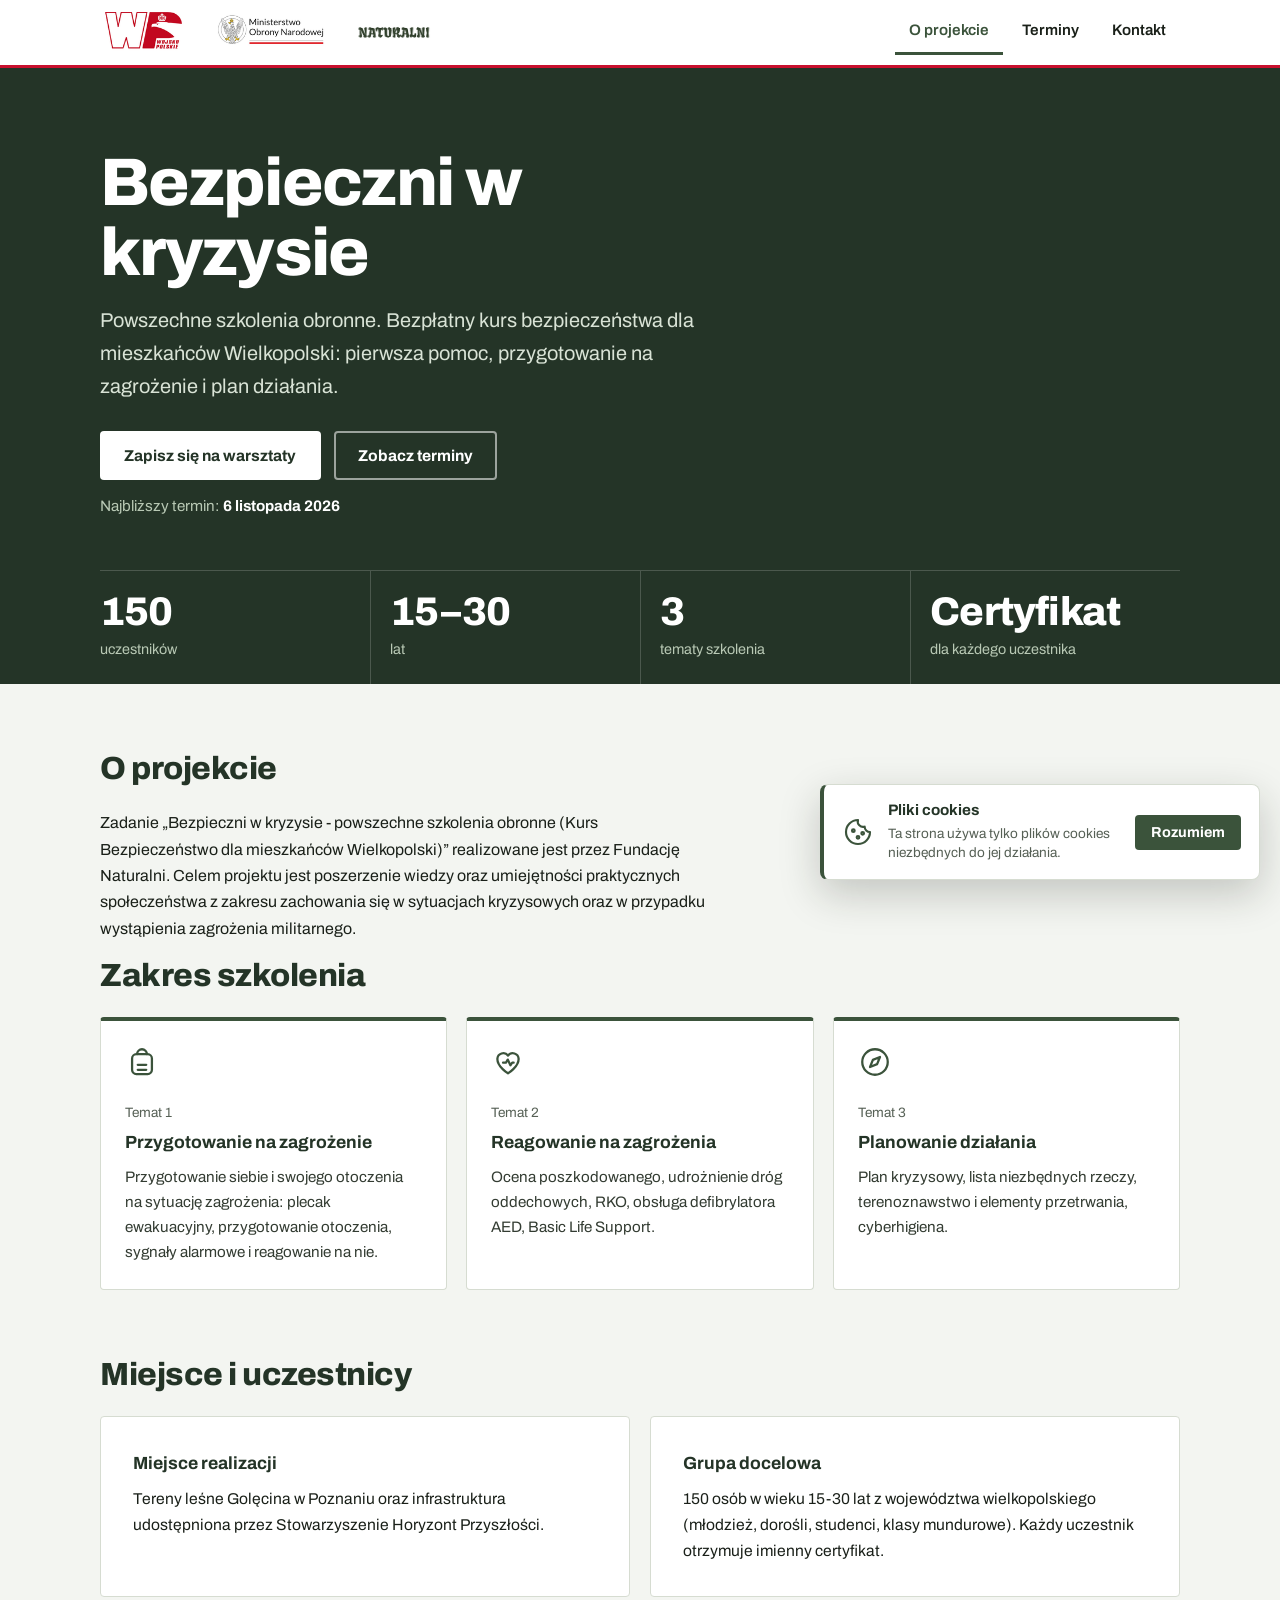
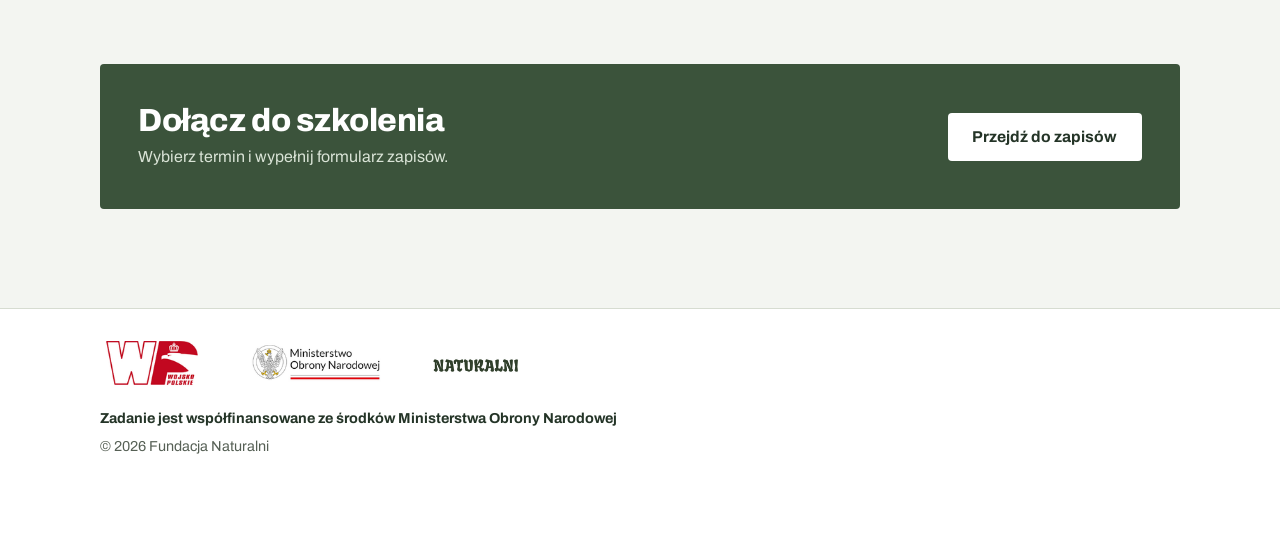
<file: index.html>
<!DOCTYPE html>
<html lang="pl">
<head>
<meta charset="UTF-8">
<meta name="viewport" content="width=device-width, initial-scale=1.0">
<title>Bezpieczni w kryzysie - Powszechne Szkolenia Obronne</title>
<meta name="description" content="Bezpłatne szkolenia obronne dla mieszkańców Wielkopolski: pierwsza pomoc, przygotowanie na zagrożenie, plan kryzysowy. Projekt Fundacji Naturalni współfinansowany przez MON.">
<meta name="theme-color" content="#243427">
<link rel="preconnect" href="https://fonts.googleapis.com">
<link rel="preconnect" href="https://fonts.gstatic.com" crossorigin>
<link rel="stylesheet" href="style.css">
</head>
<body>
<header class="site-header">
  <div class="wrap">
    <div class="brand">
      <img src="logo1.png" alt="Wojsko Polskie">
      <img src="logo2.png" alt="Ministerstwo Obrony Narodowej">
      <img src="logo3.png" alt="Fundacja Naturalni">
    </div>
    <nav class="site-nav" aria-label="Menu główne"><a href="index.html" aria-current="page">O projekcie</a><a href="terminy.html">Terminy</a><a href="kontakt.html">Kontakt</a></nav>
  </div>
</header>
<main>
<section class="hero">
  <div class="wrap">
    <h1>Bezpieczni w kryzysie</h1>
    <p class="lead">Powszechne szkolenia obronne. Bezpłatny kurs bezpieczeństwa dla mieszkańców Wielkopolski: pierwsza pomoc, przygotowanie na zagrożenie i plan działania.</p>
    <div class="hero-actions">
      <a class="btn btn-primary" href="terminy.html#zapisy">Zapisz się na warsztaty</a>
      <a class="btn btn-ghost" href="terminy.html">Zobacz terminy</a>
    </div>
    <p class="next">Najbliższy termin: <strong>6 listopada 2026</strong></p>
    <dl class="facts">
      <div><dt>150</dt><dd>uczestników</dd></div>
      <div><dt>15–30</dt><dd>lat</dd></div>
      <div><dt>3</dt><dd>tematy szkolenia</dd></div>
      <div><dt>Certyfikat</dt><dd>dla każdego uczestnika</dd></div>
    </dl>
  </div>
</section>
<section class="section" style="padding-bottom:0">
  <div class="wrap">
    <h2>O projekcie</h2>
    <p class="measure">Zadanie „Bezpieczni w kryzysie - powszechne szkolenia obronne (Kurs Bezpieczeństwo dla mieszkańców Wielkopolski)” realizowane jest przez Fundację Naturalni. Celem projektu jest poszerzenie wiedzy oraz umiejętności praktycznych społeczeństwa z zakresu zachowania się w sytuacjach kryzysowych oraz w przypadku wystąpienia zagrożenia militarnego.</p>
  </div>
</section>
<section class="section">
  <div class="wrap">
    <h2>Zakres szkolenia</h2>
    <div class="topics"><article class="topic"><svg viewBox="0 0 24 24" aria-hidden="true"><path d="M8.5 6.5a3.5 3.5 0 0 1 7 0"/><rect x="5" y="6.5" width="14" height="14" rx="3"/><path d="M9 14h6M9 17.5h6"/></svg><span class="tag">Temat 1</span><h3>Przygotowanie na zagrożenie</h3><p>Przygotowanie siebie i swojego otoczenia na sytuację zagrożenia: plecak ewakuacyjny, przygotowanie otoczenia, sygnały alarmowe i reagowanie na nie.</p></article><article class="topic"><svg viewBox="0 0 24 24" aria-hidden="true"><path d="M12 20s-7.5-4.6-7.5-10.2A4.2 4.2 0 0 1 12 7.4a4.2 4.2 0 0 1 7.5 2.4C19.5 15.4 12 20 12 20z"/><path d="M8.5 12.5h2l1.3-2.2 1.9 4 1.3-1.8h1"/></svg><span class="tag">Temat 2</span><h3>Reagowanie na zagrożenia</h3><p>Ocena poszkodowanego, udrożnienie dróg oddechowych, RKO, obsługa defibrylatora AED, Basic Life Support.</p></article><article class="topic"><svg viewBox="0 0 24 24" aria-hidden="true"><circle cx="12" cy="12" r="9"/><path d="m15.5 8.5-2 5-5 2 2-5z"/></svg><span class="tag">Temat 3</span><h3>Planowanie działania</h3><p>Plan kryzysowy, lista niezbędnych rzeczy, terenoznawstwo i elementy przetrwania, cyberhigiena.</p></article></div>
  </div>
</section>
<section class="section">
  <div class="wrap">
    <h2>Miejsce i uczestnicy</h2>
    <div class="two-col">
      <div class="panel"><h3>Miejsce realizacji</h3><p>Tereny leśne Golęcina w Poznaniu oraz infrastruktura udostępniona przez Stowarzyszenie Horyzont Przyszłości.</p></div>
      <div class="panel"><h3>Grupa docelowa</h3><p>150 osób w wieku 15-30 lat z województwa wielkopolskiego (młodzież, dorośli, studenci, klasy mundurowe). Każdy uczestnik otrzymuje imienny certyfikat.</p></div>
    </div>
  </div>
</section>
<section class="section">
  <div class="wrap">
    <div class="cta-band">
      <div><h2>Dołącz do szkolenia</h2><p>Wybierz termin i wypełnij formularz zapisów.</p></div>
      <a class="btn btn-primary" href="terminy.html#zapisy">Przejdź do zapisów</a>
    </div>
  </div>
</section>
</main>
<footer class="site-footer">
  <div class="wrap">
    <div class="footer-logos">
      <img src="logo1.png" alt="Wojsko Polskie">
      <img src="logo2.png" alt="Ministerstwo Obrony Narodowej">
      <img src="logo3.png" alt="Fundacja Naturalni">
    </div>
    <p class="financing">Zadanie jest współfinansowane ze środków Ministerstwa Obrony Narodowej</p>
    <p>&copy; 2026 Fundacja Naturalni</p>
  </div>
</footer>
<div id="cookie-banner" class="cookie-banner" role="dialog" aria-labelledby="cookie-title" aria-describedby="cookie-desc" hidden>
  <svg class="cookie-icon" viewBox="0 0 24 24" aria-hidden="true"><path d="M12 3a9 9 0 1 0 9 9 4 4 0 0 1-4-4 4 4 0 0 1-5-5z"/><circle cx="8.5" cy="11" r="1"/><circle cx="12" cy="16" r="1"/><circle cx="15.5" cy="13" r="1"/></svg>
  <div class="cookie-text">
    <strong id="cookie-title">Pliki cookies</strong>
    <p id="cookie-desc">Ta strona używa tylko plików cookies niezbędnych do jej działania.</p>
  </div>
  <button type="button">Rozumiem</button>
</div>
<script src="script.js"></script>
</body>
</html>
</file>
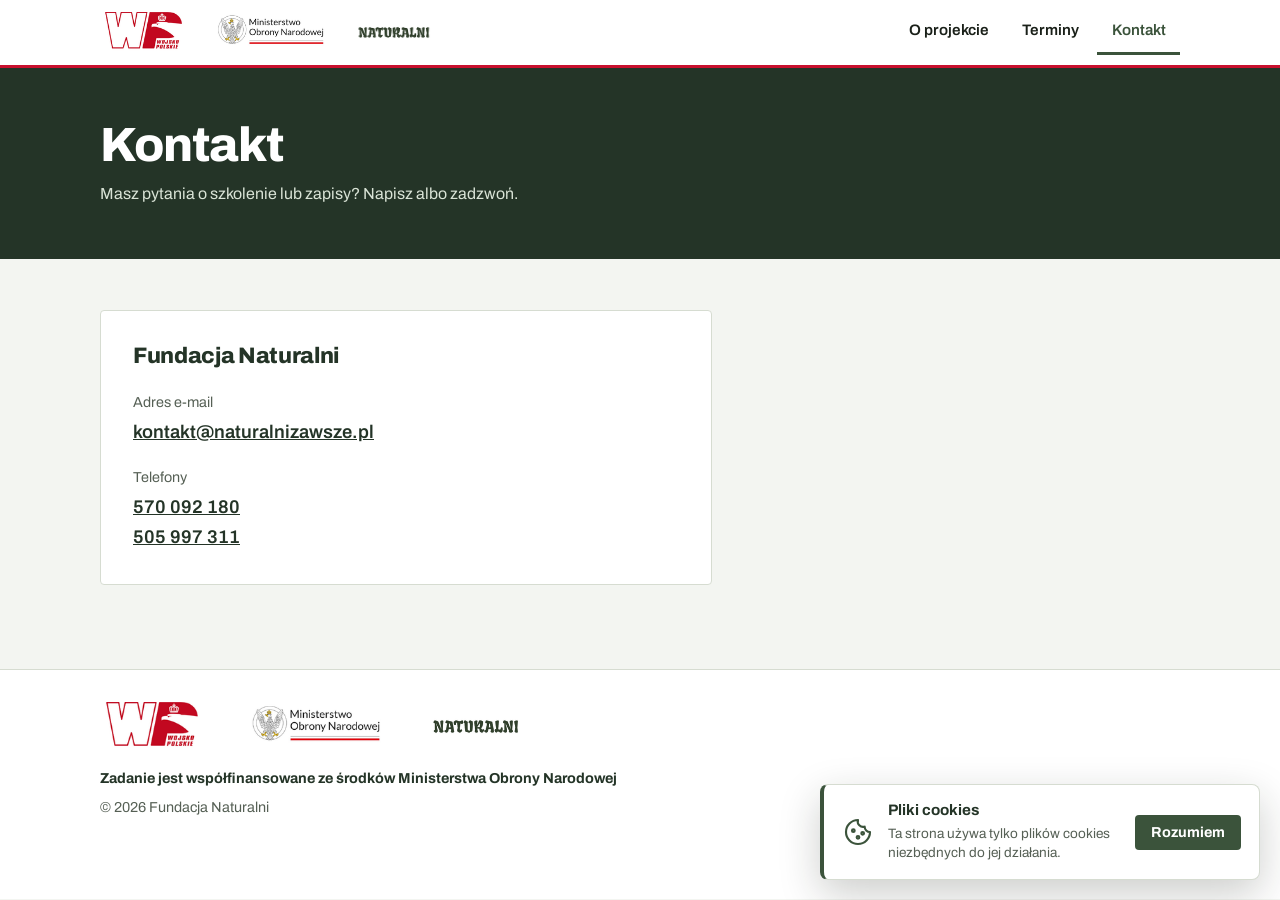
<file: kontakt.html>
<!DOCTYPE html>
<html lang="pl">
<head>
<meta charset="UTF-8">
<meta name="viewport" content="width=device-width, initial-scale=1.0">
<title>Kontakt - Bezpieczni w kryzysie</title>
<meta name="description" content="Kontakt z Fundacją Naturalni, organizatorem szkolenia Bezpieczni w kryzysie.">
<meta name="theme-color" content="#243427">
<link rel="preconnect" href="https://fonts.googleapis.com">
<link rel="preconnect" href="https://fonts.gstatic.com" crossorigin>
<link rel="stylesheet" href="style.css">
</head>
<body>
<header class="site-header">
  <div class="wrap">
    <div class="brand">
      <img src="logo1.png" alt="Wojsko Polskie">
      <img src="logo2.png" alt="Ministerstwo Obrony Narodowej">
      <img src="logo3.png" alt="Fundacja Naturalni">
    </div>
    <nav class="site-nav" aria-label="Menu główne"><a href="index.html">O projekcie</a><a href="terminy.html">Terminy</a><a href="kontakt.html" aria-current="page">Kontakt</a></nav>
  </div>
</header>
<main>
<section class="page-title"><div class="wrap"><h1>Kontakt</h1><p>Masz pytania o szkolenie lub zapisy? Napisz albo zadzwoń.</p></div></section>
<div class="page-body"><div class="wrap"><div class="panel measure"><h2 style="font-size:1.4rem">Fundacja Naturalni</h2>
<dl class="contact-list">
<div><dt>Adres e-mail</dt><dd><a href="mailto:kontakt@naturalnizawsze.pl">kontakt@naturalnizawsze.pl</a></dd></div>
<div><dt>Telefony</dt><dd><a href="tel:+48570092180">570 092 180</a><br><a href="tel:+48505997311">505 997 311</a></dd></div>
</dl></div></div></div>
</main>
<footer class="site-footer">
  <div class="wrap">
    <div class="footer-logos">
      <img src="logo1.png" alt="Wojsko Polskie">
      <img src="logo2.png" alt="Ministerstwo Obrony Narodowej">
      <img src="logo3.png" alt="Fundacja Naturalni">
    </div>
    <p class="financing">Zadanie jest współfinansowane ze środków Ministerstwa Obrony Narodowej</p>
    <p>&copy; 2026 Fundacja Naturalni</p>
  </div>
</footer>
<div id="cookie-banner" class="cookie-banner" role="dialog" aria-labelledby="cookie-title" aria-describedby="cookie-desc" hidden>
  <svg class="cookie-icon" viewBox="0 0 24 24" aria-hidden="true"><path d="M12 3a9 9 0 1 0 9 9 4 4 0 0 1-4-4 4 4 0 0 1-5-5z"/><circle cx="8.5" cy="11" r="1"/><circle cx="12" cy="16" r="1"/><circle cx="15.5" cy="13" r="1"/></svg>
  <div class="cookie-text">
    <strong id="cookie-title">Pliki cookies</strong>
    <p id="cookie-desc">Ta strona używa tylko plików cookies niezbędnych do jej działania.</p>
  </div>
  <button type="button">Rozumiem</button>
</div>
<script src="script.js"></script>
</body>
</html>
</file>
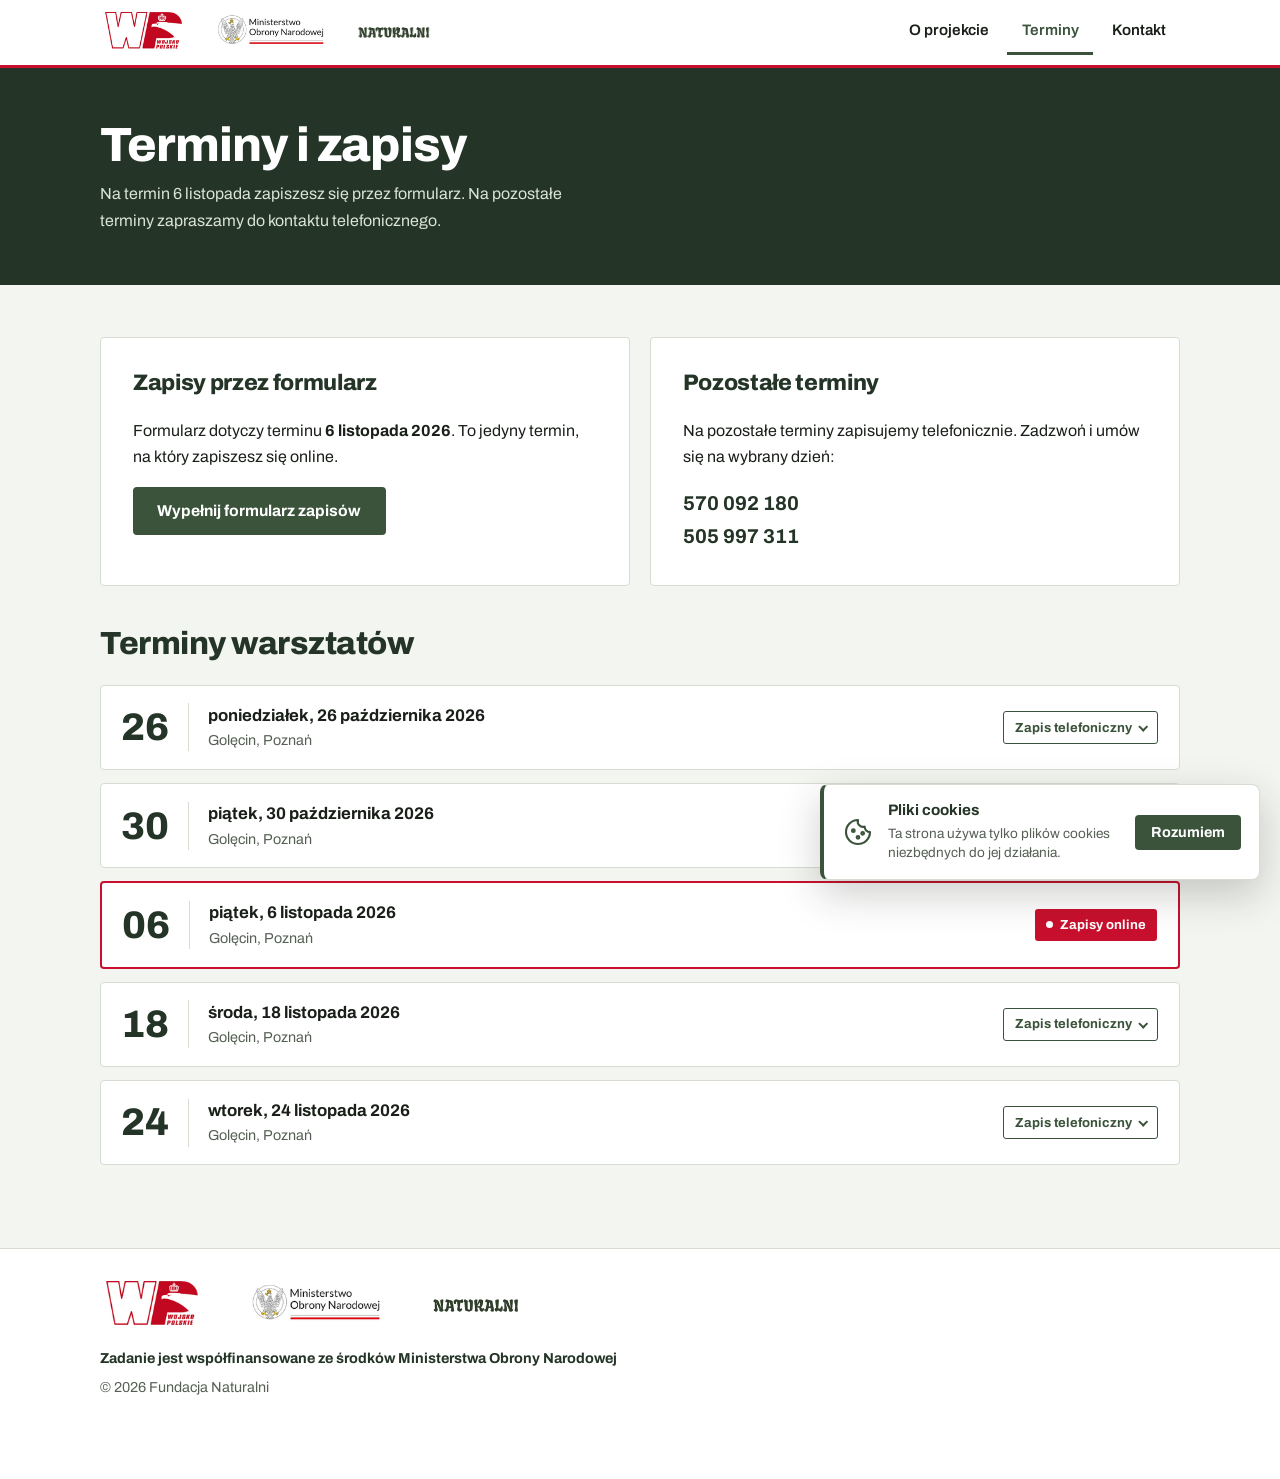
<file: terminy.html>
<!DOCTYPE html>
<html lang="pl">
<head>
<meta charset="UTF-8">
<meta name="viewport" content="width=device-width, initial-scale=1.0">
<title>Terminy i zapisy - Bezpieczni w kryzysie</title>
<meta name="description" content="Terminy warsztatów i zapisy na szkolenie Bezpieczni w kryzysie w Poznaniu.">
<meta name="theme-color" content="#243427">
<link rel="preconnect" href="https://fonts.googleapis.com">
<link rel="preconnect" href="https://fonts.gstatic.com" crossorigin>
<link rel="stylesheet" href="style.css">
</head>
<body>
<header class="site-header">
  <div class="wrap">
    <div class="brand">
      <img src="logo1.png" alt="Wojsko Polskie">
      <img src="logo2.png" alt="Ministerstwo Obrony Narodowej">
      <img src="logo3.png" alt="Fundacja Naturalni">
    </div>
    <nav class="site-nav" aria-label="Menu główne"><a href="index.html">O projekcie</a><a href="terminy.html" aria-current="page">Terminy</a><a href="kontakt.html">Kontakt</a></nav>
  </div>
</header>
<main>
<section class="page-title"><div class="wrap"><h1>Terminy i zapisy</h1><p>Na termin 6 listopada zapiszesz się przez formularz. Na pozostałe terminy zapraszamy do kontaktu telefonicznego.</p></div></section>
<div class="page-body"><div class="wrap">
  <div class="signup" id="zapisy">
    <div class="panel"><h2 style="font-size:1.4rem">Zapisy przez formularz</h2><p>Formularz dotyczy terminu <strong>6 listopada 2026</strong>. To jedyny termin, na który zapiszesz się online.</p><a class="btn btn-solid" href="https://forms.cloud.microsoft/e/hXWhWgNRFS" target="_blank" rel="noopener">Wypełnij formularz zapisów</a></div>
    <div class="panel"><h2 style="font-size:1.4rem">Pozostałe terminy</h2><p>Na pozostałe terminy zapisujemy telefonicznie. Zadzwoń i umów się na wybrany dzień:</p><ul class="phones"><li><a href="tel:+48570092180">570 092 180</a></li><li><a href="tel:+48505997311">505 997 311</a></li></ul></div>
  </div>
  <h2>Terminy warsztatów</h2>
  <ul class="dates"><li class="date"><span class="day">26</span><span class="when"><time datetime="2026-10-26">poniedziałek, 26 października 2026</time><span class="where">Golęcin, Poznań</span></span><details class="call"><summary class="badge badge-phone">Zapis telefoniczny</summary><div class="call-menu"><span>Wybierz numer</span><a href="tel:+48570092180">570 092 180</a><a href="tel:+48505997311">505 997 311</a></div></details></li><li class="date"><span class="day">30</span><span class="when"><time datetime="2026-10-30">piątek, 30 października 2026</time><span class="where">Golęcin, Poznań</span></span><details class="call"><summary class="badge badge-phone">Zapis telefoniczny</summary><div class="call-menu"><span>Wybierz numer</span><a href="tel:+48570092180">570 092 180</a><a href="tel:+48505997311">505 997 311</a></div></details></li><li class="date is-next"><span class="day">06</span><span class="when"><time datetime="2026-11-06">piątek, 6 listopada 2026</time><span class="where">Golęcin, Poznań</span></span><span class=badge>Zapisy online</span></li><li class="date"><span class="day">18</span><span class="when"><time datetime="2026-11-18">środa, 18 listopada 2026</time><span class="where">Golęcin, Poznań</span></span><details class="call"><summary class="badge badge-phone">Zapis telefoniczny</summary><div class="call-menu"><span>Wybierz numer</span><a href="tel:+48570092180">570 092 180</a><a href="tel:+48505997311">505 997 311</a></div></details></li><li class="date"><span class="day">24</span><span class="when"><time datetime="2026-11-24">wtorek, 24 listopada 2026</time><span class="where">Golęcin, Poznań</span></span><details class="call"><summary class="badge badge-phone">Zapis telefoniczny</summary><div class="call-menu"><span>Wybierz numer</span><a href="tel:+48570092180">570 092 180</a><a href="tel:+48505997311">505 997 311</a></div></details></li></ul>
</div></div>
</main>
<footer class="site-footer">
  <div class="wrap">
    <div class="footer-logos">
      <img src="logo1.png" alt="Wojsko Polskie">
      <img src="logo2.png" alt="Ministerstwo Obrony Narodowej">
      <img src="logo3.png" alt="Fundacja Naturalni">
    </div>
    <p class="financing">Zadanie jest współfinansowane ze środków Ministerstwa Obrony Narodowej</p>
    <p>&copy; 2026 Fundacja Naturalni</p>
  </div>
</footer>
<div id="cookie-banner" class="cookie-banner" role="dialog" aria-labelledby="cookie-title" aria-describedby="cookie-desc" hidden>
  <svg class="cookie-icon" viewBox="0 0 24 24" aria-hidden="true"><path d="M12 3a9 9 0 1 0 9 9 4 4 0 0 1-4-4 4 4 0 0 1-5-5z"/><circle cx="8.5" cy="11" r="1"/><circle cx="12" cy="16" r="1"/><circle cx="15.5" cy="13" r="1"/></svg>
  <div class="cookie-text">
    <strong id="cookie-title">Pliki cookies</strong>
    <p id="cookie-desc">Ta strona używa tylko plików cookies niezbędnych do jej działania.</p>
  </div>
  <button type="button">Rozumiem</button>
</div>
<script src="script.js"></script>
</body>
</html>
</file>
<file: style.css>
@import url('https://fonts.googleapis.com/css2?family=Archivo:wght@400;500;600;700;800&display=swap');

:root{
  --forest:#243427; --moss:#3b533b; --ink:#1a2019; --muted:#566055;
  --paper:#f3f5f1; --white:#fff; --line:#d6dcd1; --tint:#e8eee4; --red:#c8102e;
  --font:'Archivo','Segoe UI',Roboto,Arial,sans-serif;
}
*{box-sizing:border-box}
html{scroll-behavior:smooth}
body{margin:0;font:400 1rem/1.65 var(--font);color:var(--ink);background:var(--paper);-webkit-font-smoothing:antialiased}
img{max-width:100%;display:block}
a{color:var(--moss)}
:focus-visible{outline:3px solid var(--red);outline-offset:3px}
.wrap{width:min(1080px,100% - 2.5rem);margin-inline:auto}

/* Nagłówek: loga + menu */
.site-header{position:sticky;top:0;z-index:50;background:var(--white);border-bottom:3px solid var(--red)}
.site-header .wrap{display:flex;align-items:center;justify-content:space-between;gap:1rem;flex-wrap:wrap;padding-block:.6rem}
.brand{display:flex;align-items:center;gap:1.4rem}
.brand img{height:40px;width:auto}
.site-nav{display:flex;gap:.25rem}
.site-nav a{padding:.55rem .9rem;font-weight:600;font-size:.95rem;text-decoration:none;color:var(--ink);border-bottom:3px solid transparent;transition:border-color .2s,color .2s}
.site-nav a:hover{color:var(--moss);border-color:var(--line)}
.site-nav a[aria-current="page"]{color:var(--moss);border-color:var(--moss)}


/* Pasek przewijania */
html{scrollbar-width:thin;scrollbar-color:var(--moss) var(--paper)}
::-webkit-scrollbar{width:12px}
::-webkit-scrollbar-track{background:var(--paper)}
::-webkit-scrollbar-thumb{background:var(--moss);border:3px solid var(--paper);border-radius:8px}
::-webkit-scrollbar-thumb:hover{background:var(--forest)}
.site-header::after{content:"";position:absolute;left:0;bottom:-3px;width:100%;height:3px;background:var(--forest);transform-origin:left;transform:scaleX(var(--p,0));pointer-events:none}
a,button{-webkit-tap-highlight-color:transparent}
.site-nav a:active{background:var(--tint)}

/* Hero */
.hero{background:var(--forest);color:var(--white);padding:clamp(2.5rem,7vw,5rem) 0 0}
.hero h1{font-size:clamp(2.3rem,6.5vw,4.2rem);line-height:1.04;letter-spacing:-.025em;font-weight:800;margin:0 0 1rem;max-width:14ch}
.hero .lead{font-size:clamp(1.05rem,2.4vw,1.25rem);max-width:54ch;margin:0 0 1.8rem;color:#d9e3d6}
.hero-actions{display:flex;gap:.8rem;flex-wrap:wrap;margin-bottom:.9rem}
.hero .next{margin:0 0 clamp(2rem,5vw,3.2rem);font-size:.95rem;color:#b9c9b5}
.hero .next strong{color:var(--white)}
.facts{display:grid;grid-template-columns:repeat(4,1fr);margin:0;border-top:1px solid rgba(255,255,255,.18)}
.facts div{padding:1.2rem 1rem 1.4rem 0}
.facts div+div{padding-left:1.2rem;border-left:1px solid rgba(255,255,255,.18)}
.facts dt{font-size:clamp(1.8rem,4vw,2.5rem);font-weight:800;line-height:1.1;letter-spacing:-.02em}
.facts dd{margin:.2rem 0 0;font-size:.9rem;color:#b9c9b5}

/* Przyciski */
.btn{display:inline-block;padding:.85rem 1.4rem;border-radius:4px;font:700 .98rem var(--font);text-decoration:none;border:2px solid transparent;transition:background-color .2s,color .2s,transform .2s,border-color .2s}
.btn:hover{transform:translateY(-2px)}
.btn-primary{background:var(--white);color:var(--forest)}
.btn-primary:hover{background:var(--tint)}
.btn-ghost{color:var(--white);border-color:rgba(255,255,255,.55)}
.btn-ghost:hover{border-color:var(--white);background:rgba(255,255,255,.08)}
.btn-solid{background:var(--moss);color:var(--white)}
.btn-solid:hover{background:var(--forest)}

/* Sekcje */
.section{padding:clamp(2.5rem,6vw,4.2rem) 0}
.section+.section{padding-top:0}
h2{font-size:clamp(1.5rem,3.5vw,2rem);line-height:1.15;letter-spacing:-.015em;font-weight:800;color:var(--forest);margin:0 0 1.4rem}
h3{font-size:1.1rem;margin:0 0 .5rem;color:var(--forest)}
.measure{max-width:68ch}
.panel{background:var(--white);border:1px solid var(--line);border-radius:4px;padding:clamp(1.3rem,3vw,2rem)}

.topics{display:grid;grid-template-columns:repeat(3,1fr);gap:1.2rem}
.topic{background:var(--white);border:1px solid var(--line);border-top:4px solid var(--moss);border-radius:4px;padding:1.5rem}
.topic svg{width:34px;height:34px;fill:none;stroke:var(--moss);stroke-width:1.6;stroke-linecap:round;stroke-linejoin:round;margin-bottom:.9rem}
.topic .tag{display:block;font-size:.85rem;color:var(--muted);margin-bottom:.2rem}
.topic p{margin:0;font-size:.95rem;color:#333c32}

.two-col{display:grid;grid-template-columns:1fr 1fr;gap:1.2rem}
.two-col p{margin:0;font-size:.98rem}

.cta-band{background:var(--moss);color:var(--white);border-radius:4px;padding:clamp(1.5rem,4vw,2.4rem);display:flex;justify-content:space-between;align-items:center;gap:1.2rem;flex-wrap:wrap}
.cta-band h2{color:var(--white);margin:0 0 .3rem}
.cta-band p{margin:0;color:#d9e3d6}

/* Podstrony */
.page-title{background:var(--forest);color:var(--white);padding:clamp(2rem,5vw,3.2rem) 0}
.page-title h1{margin:0;font-size:clamp(2rem,5vw,3rem);letter-spacing:-.02em;font-weight:800;line-height:1.1}
.page-title p{margin:.6rem 0 0;color:#d9e3d6;max-width:56ch}
.page-body{padding:clamp(2rem,5vw,3.2rem) 0}
.signup{display:grid;grid-template-columns:1fr 1fr;gap:1.2rem;margin-bottom:2.5rem}
.phones{list-style:none;margin:0;padding:0}
.phones a{font-weight:700;font-size:1.25rem;text-decoration:none;color:var(--forest)}
.phones a:hover{text-decoration:underline}
.dates{list-style:none;margin:0;padding:0;display:grid;gap:.8rem}
.date{display:grid;grid-template-columns:5.5rem 1fr auto;align-items:center;gap:1.2rem;background:var(--white);border:1px solid var(--line);border-radius:4px;padding:1rem 1.3rem 1rem 0;transition:border-color .2s,box-shadow .2s}
.date:hover{border-color:var(--moss);box-shadow:0 6px 18px rgba(36,52,39,.1)}
.date .day{text-align:center;font-size:2.4rem;font-weight:800;line-height:1;color:var(--forest);border-right:1px solid var(--line);padding:.3rem 0}
.date .when{font-weight:700;font-size:1.05rem}
.date .where{display:block;font-size:.9rem;color:var(--muted);font-weight:400}
.badge{display:inline-flex;align-items:center;gap:.45rem;background:var(--red);color:var(--white);font-size:.82rem;font-weight:700;padding:.3rem .7rem;border-radius:3px}
.badge::before{content:"";width:7px;height:7px;border-radius:50%;background:var(--white);animation:pulse 2s ease-in-out infinite}
.badge-phone{background:transparent;color:var(--moss);border:1.5px solid var(--moss);text-decoration:none;transition:background-color .2s,color .2s}
.badge-phone::before{display:none}
.badge-phone:hover{background:var(--moss);color:var(--white)}
.call{position:relative}
.call[open]{z-index:30}
.call summary{list-style:none;cursor:pointer}
.call summary::-webkit-details-marker{display:none}
.call summary::after{content:"";width:5px;height:5px;border:solid currentColor;border-width:0 2px 2px 0;transform:rotate(45deg) translateY(-1px);transition:transform .2s}
.call[open] summary{background:var(--moss);color:var(--white)}
.call[open] summary::after{transform:rotate(-135deg) translateY(-1px)}
.call-menu{position:absolute;right:0;top:calc(100% + 8px);min-width:200px;display:grid;gap:.15rem;background:var(--white);border:1px solid var(--line);border-radius:6px;padding:.5rem;box-shadow:0 14px 36px rgba(26,32,25,.2);animation:rise .22s ease both}
.call-menu span{font-size:.78rem;color:var(--muted);padding:.2rem .6rem}
.call-menu a{display:block;padding:.65rem .6rem;border-radius:4px;font-weight:700;font-size:1.05rem;text-decoration:none;color:var(--forest);transition:background-color .15s}
.call-menu a:hover,.call-menu a:focus-visible{background:var(--tint)}
.date.is-next{border-color:var(--red);border-width:2px}
.contact-list{display:grid;gap:1.2rem;margin:0}
.contact-list dt{font-size:.9rem;color:var(--muted)}
.contact-list dd{margin:.1rem 0 0;font-size:1.15rem;font-weight:600}
.contact-list a{color:var(--forest)}

/* Stopka */
.site-footer{background:var(--white);border-top:1px solid var(--line);margin-top:2rem;padding:2rem 0 5rem}
.footer-logos{display:flex;align-items:center;gap:clamp(1.2rem,4vw,2.4rem);flex-wrap:wrap;margin-bottom:1.1rem}
.footer-logos img{height:48px;width:auto}
.site-footer p{margin:0;font-size:.9rem;color:var(--muted)}
.site-footer .financing{font-weight:700;color:var(--forest);margin-bottom:.3rem}

/* Cookies */
.cookie-banner{position:fixed;right:1.25rem;bottom:1.25rem;z-index:100;width:min(440px,calc(100% - 2.5rem));display:grid;grid-template-columns:auto 1fr auto;align-items:center;gap:.9rem;background:var(--white);border:1px solid var(--line);border-left:4px solid var(--moss);border-radius:8px;padding:1rem 1.1rem;box-shadow:0 14px 40px rgba(26,32,25,.22);opacity:0;transform:translateY(24px);transition:opacity .45s ease,transform .45s cubic-bezier(.2,.7,.2,1)}
.cookie-banner.is-visible{opacity:1;transform:none}
.cookie-banner[hidden]{display:none}
.cookie-icon{width:32px;height:32px;fill:none;stroke:var(--moss);stroke-width:1.6;stroke-linecap:round;stroke-linejoin:round}
.cookie-text strong{display:block;font-size:.95rem;color:var(--forest);line-height:1.3}
.cookie-text p{margin:.15rem 0 0;font-size:.85rem;line-height:1.45;color:var(--muted)}
.cookie-banner button{background:var(--moss);color:var(--white);border:0;border-radius:4px;padding:.6rem 1rem;font:700 .9rem var(--font);cursor:pointer;transition:background-color .2s,transform .2s}
.cookie-banner button:hover{background:var(--forest);transform:translateY(-1px)}

/* Animacje: jedno wejście hero, reszta tylko w odpowiedzi na akcję */
@keyframes rise{from{opacity:0;transform:translateY(14px)}to{opacity:1;transform:none}}
@keyframes pulse{50%{opacity:.35}}
.hero .wrap>*,.page-title .wrap>*{animation:rise .7s cubic-bezier(.2,.7,.2,1) both}
.hero .wrap>*:nth-child(2),.page-title .wrap>*:nth-child(2){animation-delay:.1s}
.hero .wrap>*:nth-child(3){animation-delay:.2s}.hero .wrap>*:nth-child(4){animation-delay:.3s}.hero .wrap>*:nth-child(5){animation-delay:.4s}

/* Kafelki pojawiają się kolejno przy przewijaniu (klasy dodaje script.js) */
.reveal{opacity:0;transform:translateY(24px);transition:opacity .75s cubic-bezier(.2,.7,.2,1),transform .75s cubic-bezier(.2,.7,.2,1);transition-delay:var(--d,0s)}
.reveal.is-in{opacity:1;transform:none}

/* Płynne przejście między podstronami (Chrome/Edge/Safari 18+) */
@view-transition{navigation:auto}
.site-header{view-transition-name:site-header}
::view-transition-old(root),::view-transition-new(root){animation-duration:.4s}

@media (prefers-reduced-motion:reduce){::view-transition-group(*),::view-transition-old(*),::view-transition-new(*){animation:none!important}.reveal{opacity:1;transform:none}*,*::before,*::after{animation:none!important;transition:none!important;scroll-behavior:auto!important}}

@media (max-width:760px){
  .brand{gap:.9rem}.brand img{height:30px}
  .site-header .wrap{padding-block:.5rem .2rem}
  .site-nav{width:100%;justify-content:space-between}
  .site-nav a{flex:1;text-align:center;padding:.6rem .3rem;font-size:.9rem}
  .facts{grid-template-columns:1fr 1fr}
  .facts div:nth-child(3){padding-left:0;border-left:0}
  .facts div:nth-child(n+3){border-top:1px solid rgba(255,255,255,.18)}
  .topics,.two-col,.signup{grid-template-columns:1fr}
  .date{grid-template-columns:4rem 1fr;padding-right:1rem}
  .date .day{font-size:1.9rem}
  .date .badge,.date .call{grid-column:2;justify-self:start}
  .call-menu{right:auto;left:0}
  .btn{width:100%;text-align:center}
  .cookie-banner{right:.75rem;left:.75rem;bottom:.75rem;width:auto;grid-template-columns:auto 1fr;padding:.9rem 1rem}
  .cookie-banner button{grid-column:1 / -1;width:100%}
  .cookie-icon{width:28px;height:28px}
}
</file>
